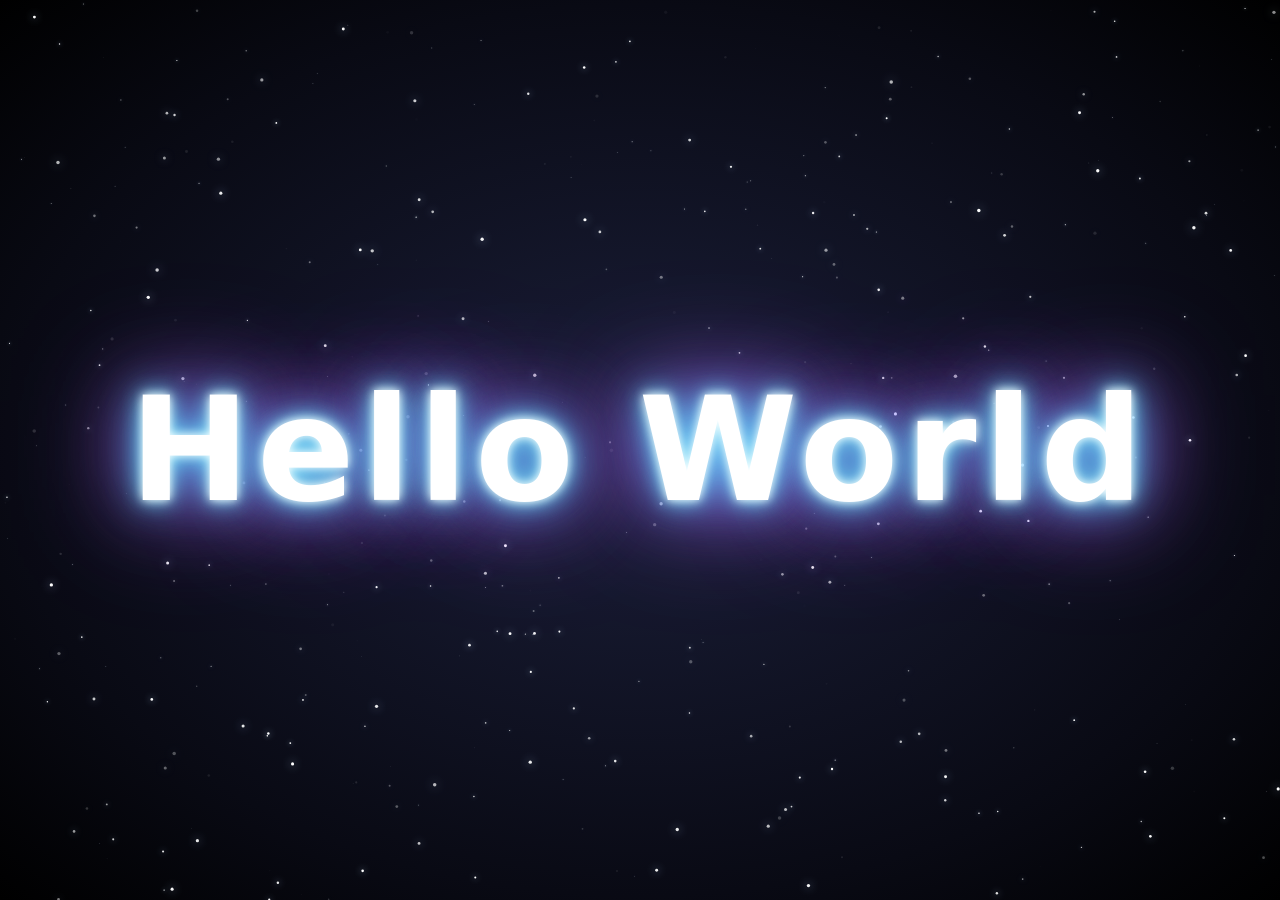
<file: 01-ASAI-LLM01-fundamenty-llm/index.html>
<!DOCTYPE html>
<html lang="pl">
<head>
    <meta charset="UTF-8">
    <meta name="viewport" content="width=device-width, initial-scale=1.0">
    <title>Hello World</title>
    <style>
        html, body {
            margin: 0;
            height: 100%;
            overflow: hidden;
            background: radial-gradient(ellipse at center, #1b1f3a 0%, #090a14 70%, #000 100%);
            font-family: system-ui, -apple-system, "Segoe UI", sans-serif;
        }
        canvas {
            position: fixed;
            inset: 0;
            display: block;
        }
        h1 {
            position: fixed;
            top: 50%;
            left: 50%;
            transform: translate(-50%, -50%);
            margin: 0;
            font-size: clamp(3rem, 12vw, 9rem);
            font-weight: 800;
            letter-spacing: 0.05em;
            white-space: nowrap;
            color: #fff;
            text-shadow:
                0 0 10px #fff,
                0 0 20px #8ef,
                0 0 40px #4cf,
                0 0 80px #a6f,
                0 0 120px #a6f;
            animation: glow 3s ease-in-out infinite alternate, float 6s ease-in-out infinite;
            user-select: none;
        }
        @keyframes glow {
            from {
                text-shadow: 0 0 10px #fff, 0 0 20px #8ef, 0 0 40px #4cf, 0 0 80px #a6f, 0 0 120px #a6f;
            }
            to {
                text-shadow: 0 0 5px #fff, 0 0 30px #f8e, 0 0 60px #f4c, 0 0 100px #4cf, 0 0 160px #4cf;
            }
        }
        @keyframes float {
            0%, 100% { transform: translate(-50%, -50%); }
            50%      { transform: translate(-50%, -54%); }
        }
    </style>
</head>
<body>
    <canvas id="sky"></canvas>
    <h1>Hello World</h1>

    <script>
        const canvas = document.getElementById('sky');
        const ctx = canvas.getContext('2d');
        let w, h, stars = [], shooting = [];

        function resize() {
            w = canvas.width = window.innerWidth;
            h = canvas.height = window.innerHeight;
            stars = Array.from({ length: Math.floor(w * h / 2500) }, () => ({
                x: Math.random() * w,
                y: Math.random() * h,
                r: Math.random() * 1.6 + 0.2,
                phase: Math.random() * Math.PI * 2,
                speed: Math.random() * 0.02 + 0.005,
                drift: Math.random() * 0.15 + 0.02
            }));
        }

        function spawnShootingStar() {
            shooting.push({
                x: Math.random() * w,
                y: Math.random() * h * 0.5,
                len: Math.random() * 120 + 80,
                vx: -(Math.random() * 8 + 6),
                vy: Math.random() * 4 + 3,
                life: 1
            });
        }

        let mouseX = 0, mouseY = 0;
        window.addEventListener('mousemove', e => {
            mouseX = (e.clientX / w - 0.5) * 20;
            mouseY = (e.clientY / h - 0.5) * 20;
        });

        function draw() {
            ctx.clearRect(0, 0, w, h);

            for (const s of stars) {
                s.phase += s.speed;
                s.y += s.drift;
                if (s.y > h) { s.y = 0; s.x = Math.random() * w; }

                const alpha = 0.5 + Math.sin(s.phase) * 0.5;
                const x = s.x + mouseX * s.r;
                const y = s.y + mouseY * s.r;

                ctx.beginPath();
                ctx.arc(x, y, s.r, 0, Math.PI * 2);
                ctx.fillStyle = `rgba(255,255,255,${alpha})`;
                ctx.shadowBlur = s.r * 6;
                ctx.shadowColor = '#bdf';
                ctx.fill();
            }
            ctx.shadowBlur = 0;

            for (let i = shooting.length - 1; i >= 0; i--) {
                const m = shooting[i];
                const grad = ctx.createLinearGradient(
                    m.x, m.y,
                    m.x - m.vx / 10 * m.len / 10, m.y - m.vy / 10 * m.len / 10
                );
                grad.addColorStop(0, `rgba(255,255,255,${m.life})`);
                grad.addColorStop(1, 'rgba(255,255,255,0)');
                ctx.strokeStyle = grad;
                ctx.lineWidth = 2;
                ctx.beginPath();
                ctx.moveTo(m.x, m.y);
                ctx.lineTo(m.x - m.vx * m.len / 15, m.y - m.vy * m.len / 15);
                ctx.stroke();

                m.x += m.vx;
                m.y += m.vy;
                m.life -= 0.012;
                if (m.life <= 0 || m.x < -200 || m.y > h + 200) shooting.splice(i, 1);
            }

            if (Math.random() < 0.01) spawnShootingStar();

            requestAnimationFrame(draw);
        }

        window.addEventListener('resize', resize);
        resize();
        draw();
    </script>
</body>
</html>
</file>
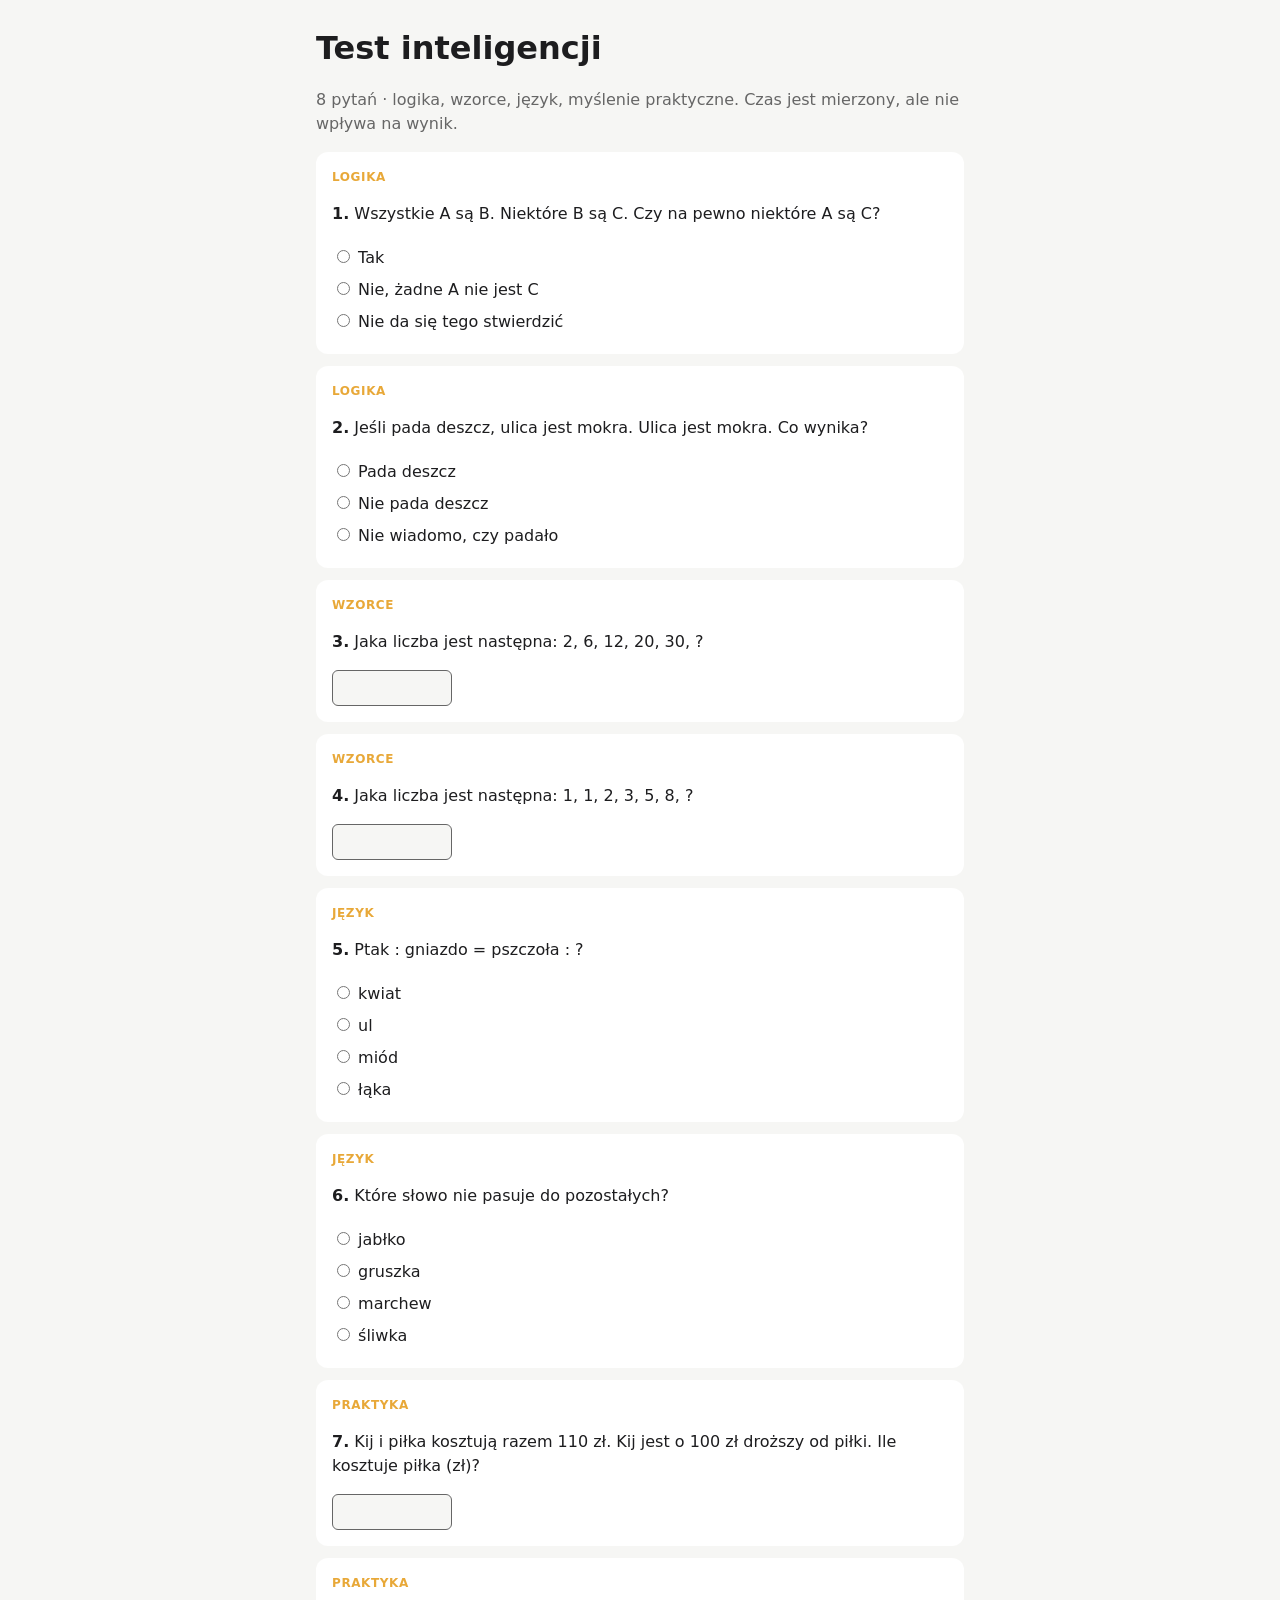
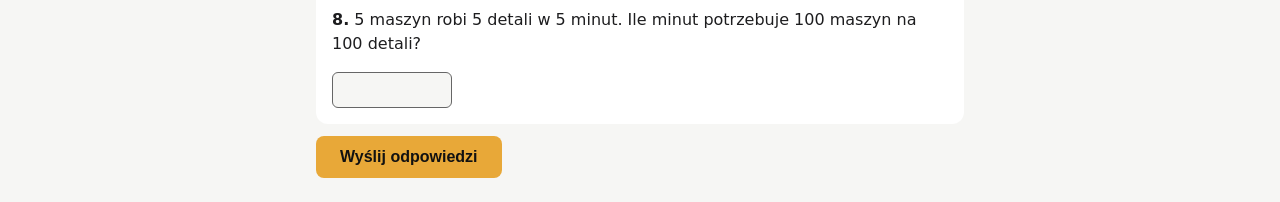
<file: 01-ASAI-LLM01-fundamenty-llm/test-inteligencji/index.html>
<!doctype html>
<html lang="pl">
<head>
  <meta charset="utf-8">
  <meta name="viewport" content="width=device-width, initial-scale=1">
  <title>Test inteligencji</title>
  <link rel="stylesheet" href="style.css">
</head>
<body>
<main>
  <h1>Test inteligencji</h1>
  <p class="muted">8 pytań · logika, wzorce, język, myślenie praktyczne. Czas jest mierzony, ale nie wpływa na wynik.</p>

  <!-- Native GET submit: answers travel to results.html in the URL, works from file:// -->
  <form id="test" action="results.html" method="get">
    <div id="questions"></div>
    <input type="hidden" name="t" id="t">
    <button type="submit">Wyślij odpowiedzi</button>
  </form>
</main>

<script src="questions.js"></script>
<script>
  const start = Date.now();
  const box = document.getElementById("questions");

  QUESTIONS.forEach((q, i) => {
    const card = document.createElement("div");
    card.className = "card";
    let input;
    if (q.type === "choice") {
      input = q.options.map(o =>
        `<label><input type="radio" name="${q.id}" value="${o}" required> ${o}</label>`).join("");
    } else {
      input = `<input type="number" name="${q.id}" required>`;
    }
    card.innerHTML = `<div class="area">${q.area}</div><p><b>${i + 1}.</b> ${q.text}</p>${input}`;
    box.appendChild(card);
  });

  document.getElementById("test").addEventListener("submit", () => {
    document.getElementById("t").value = Math.round((Date.now() - start) / 1000);
  });
</script>
</body>
</html>
</file>
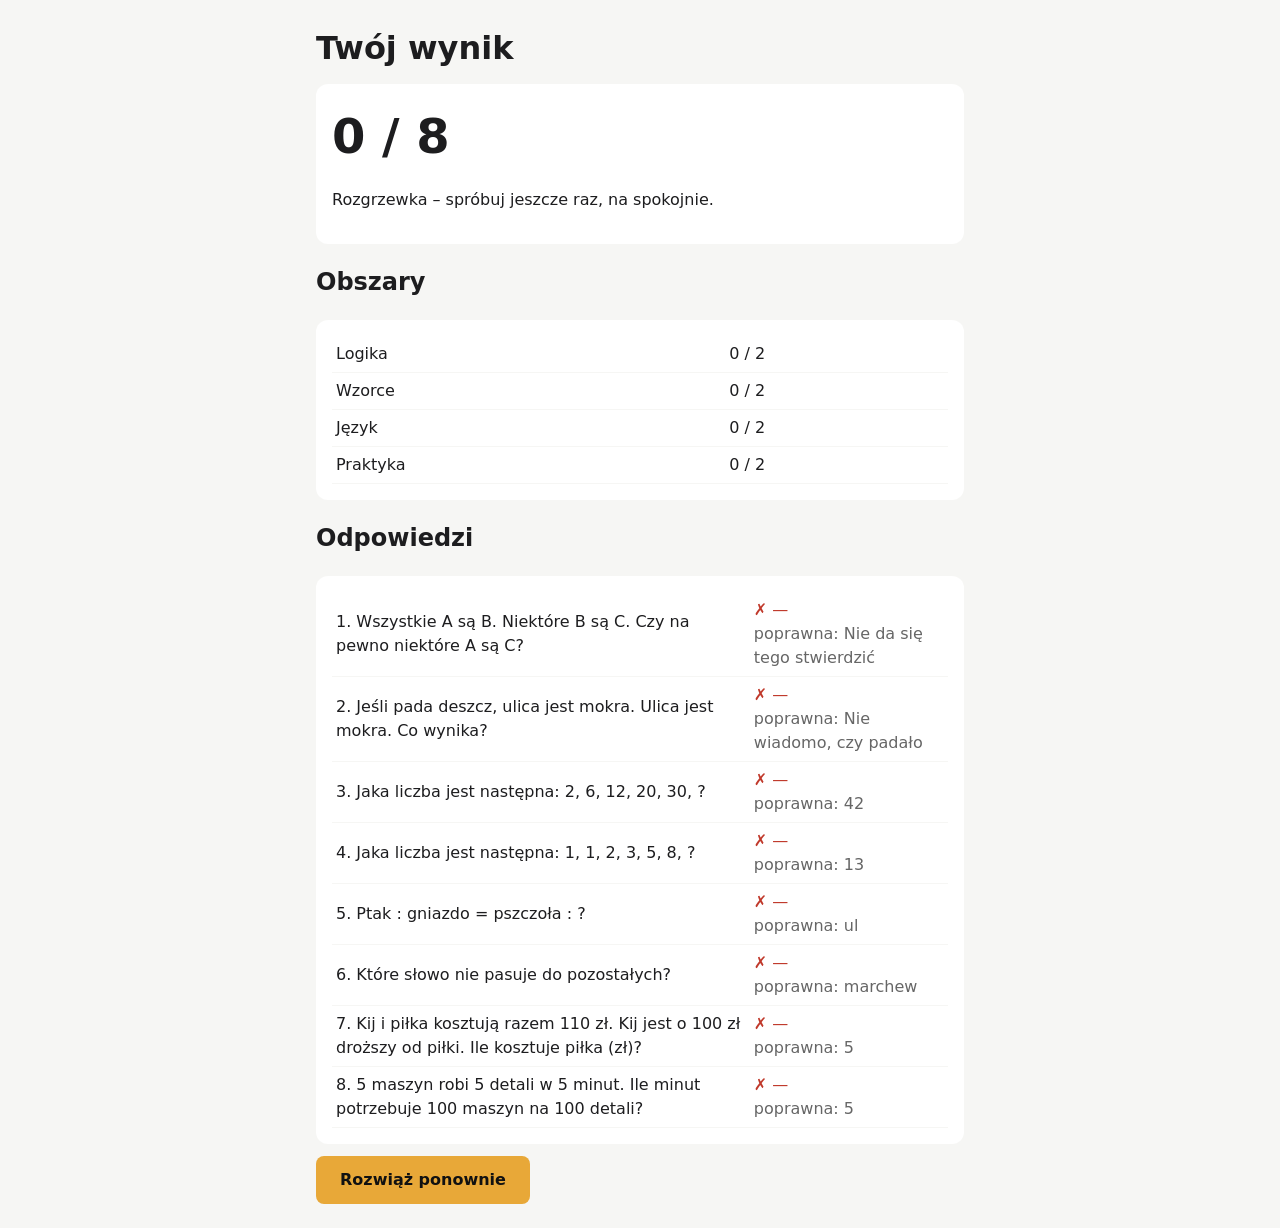
<file: 01-ASAI-LLM01-fundamenty-llm/test-inteligencji/results.html>
<!doctype html>
<html lang="pl">
<head>
  <meta charset="utf-8">
  <meta name="viewport" content="width=device-width, initial-scale=1">
  <title>Wyniki testu</title>
  <link rel="stylesheet" href="style.css">
</head>
<body>
<main>
  <h1>Twój wynik</h1>
  <div class="card">
    <p class="big" id="score"></p>
    <p id="verdict"></p>
    <p class="muted" id="time"></p>
  </div>

  <h2>Obszary</h2>
  <div class="card"><table id="areas"></table></div>

  <h2>Odpowiedzi</h2>
  <div class="card"><table id="answers"></table></div>

  <a class="btn" href="index.html">Rozwiąż ponownie</a>
</main>

<script src="questions.js"></script>
<script>
  const params = new URLSearchParams(location.search);
  const esc = s => String(s).replace(/[&<>"]/g, c => ({ "&": "&amp;", "<": "&lt;", ">": "&gt;", '"': "&quot;" }[c]));

  let total = 0;
  const areas = {};
  const rows = QUESTIONS.map((q, i) => {
    const given = params.get(q.id) ?? "";
    const correct = q.type === "number" ? Number(given) === q.answer && given !== "" : given === q.answer;
    if (correct) total++;
    areas[q.area] ??= { got: 0, max: 0 };
    areas[q.area].max++;
    if (correct) areas[q.area].got++;
    return `<tr><td>${i + 1}. ${esc(q.text)}</td>
      <td class="${correct ? "ok" : "bad"}">${correct ? "✓" : "✗"} ${esc(given || "—")}
      ${correct ? "" : `<br><span class="muted">poprawna: ${q.answer}</span>`}</td></tr>`;
  });

  const verdict = total >= 7 ? "Świetnie – rozwiązujesz nowe problemy bez potknięć."
                : total >= 4 ? "Solidnie – większość pułapek ominięta."
                : "Rozgrzewka – spróbuj jeszcze raz, na spokojnie.";

  document.getElementById("score").textContent = `${total} / ${QUESTIONS.length}`;
  document.getElementById("verdict").textContent = verdict;
  const t = Number(params.get("t"));
  if (t) document.getElementById("time").textContent = `Czas: ${Math.floor(t / 60)} min ${t % 60} s`;
  document.getElementById("areas").innerHTML = Object.entries(areas)
    .map(([a, v]) => `<tr><td>${a}</td><td>${v.got} / ${v.max}</td></tr>`).join("");
  document.getElementById("answers").innerHTML = rows.join("");
</script>
</body>
</html>
</file>
<file: 01-ASAI-LLM01-fundamenty-llm/test-inteligencji/style.css>
:root { --bg: #f6f6f4; --card: #fff; --text: #1d1d1f; --muted: #666; --accent: #e8a838; --ok: #2e8b57; --bad: #c0392b; }
@media (prefers-color-scheme: dark) {
  :root { --bg: #151517; --card: #1f1f22; --text: #eee; --muted: #999; --ok: #4cc38a; --bad: #ff6b5b; }
}
* { box-sizing: border-box; }
body { margin: 0; background: var(--bg); color: var(--text); font: 16px/1.5 system-ui, sans-serif; }
main { max-width: 680px; margin: 0 auto; padding: 24px 16px; }
h1 { margin: 0 0 4px; }
.muted { color: var(--muted); }
.card { background: var(--card); border-radius: 12px; padding: 16px; margin: 12px 0; }
.area { font-size: 12px; text-transform: uppercase; letter-spacing: .05em; color: var(--accent); font-weight: 600; }
label { display: block; padding: 4px 0; cursor: pointer; }
input[type=number] { padding: 8px; width: 120px; font-size: 16px; border-radius: 6px; border: 1px solid var(--muted); background: var(--bg); color: var(--text); }
button, .btn { display: inline-block; background: var(--accent); color: #111; border: 0; border-radius: 8px; padding: 12px 24px; font-size: 16px; font-weight: 600; cursor: pointer; text-decoration: none; }
.big { font-size: 48px; font-weight: 700; margin: 0; }
.ok { color: var(--ok); } .bad { color: var(--bad); }
table { width: 100%; border-collapse: collapse; }
td { padding: 6px 4px; border-bottom: 1px solid var(--bg); }
</file>
